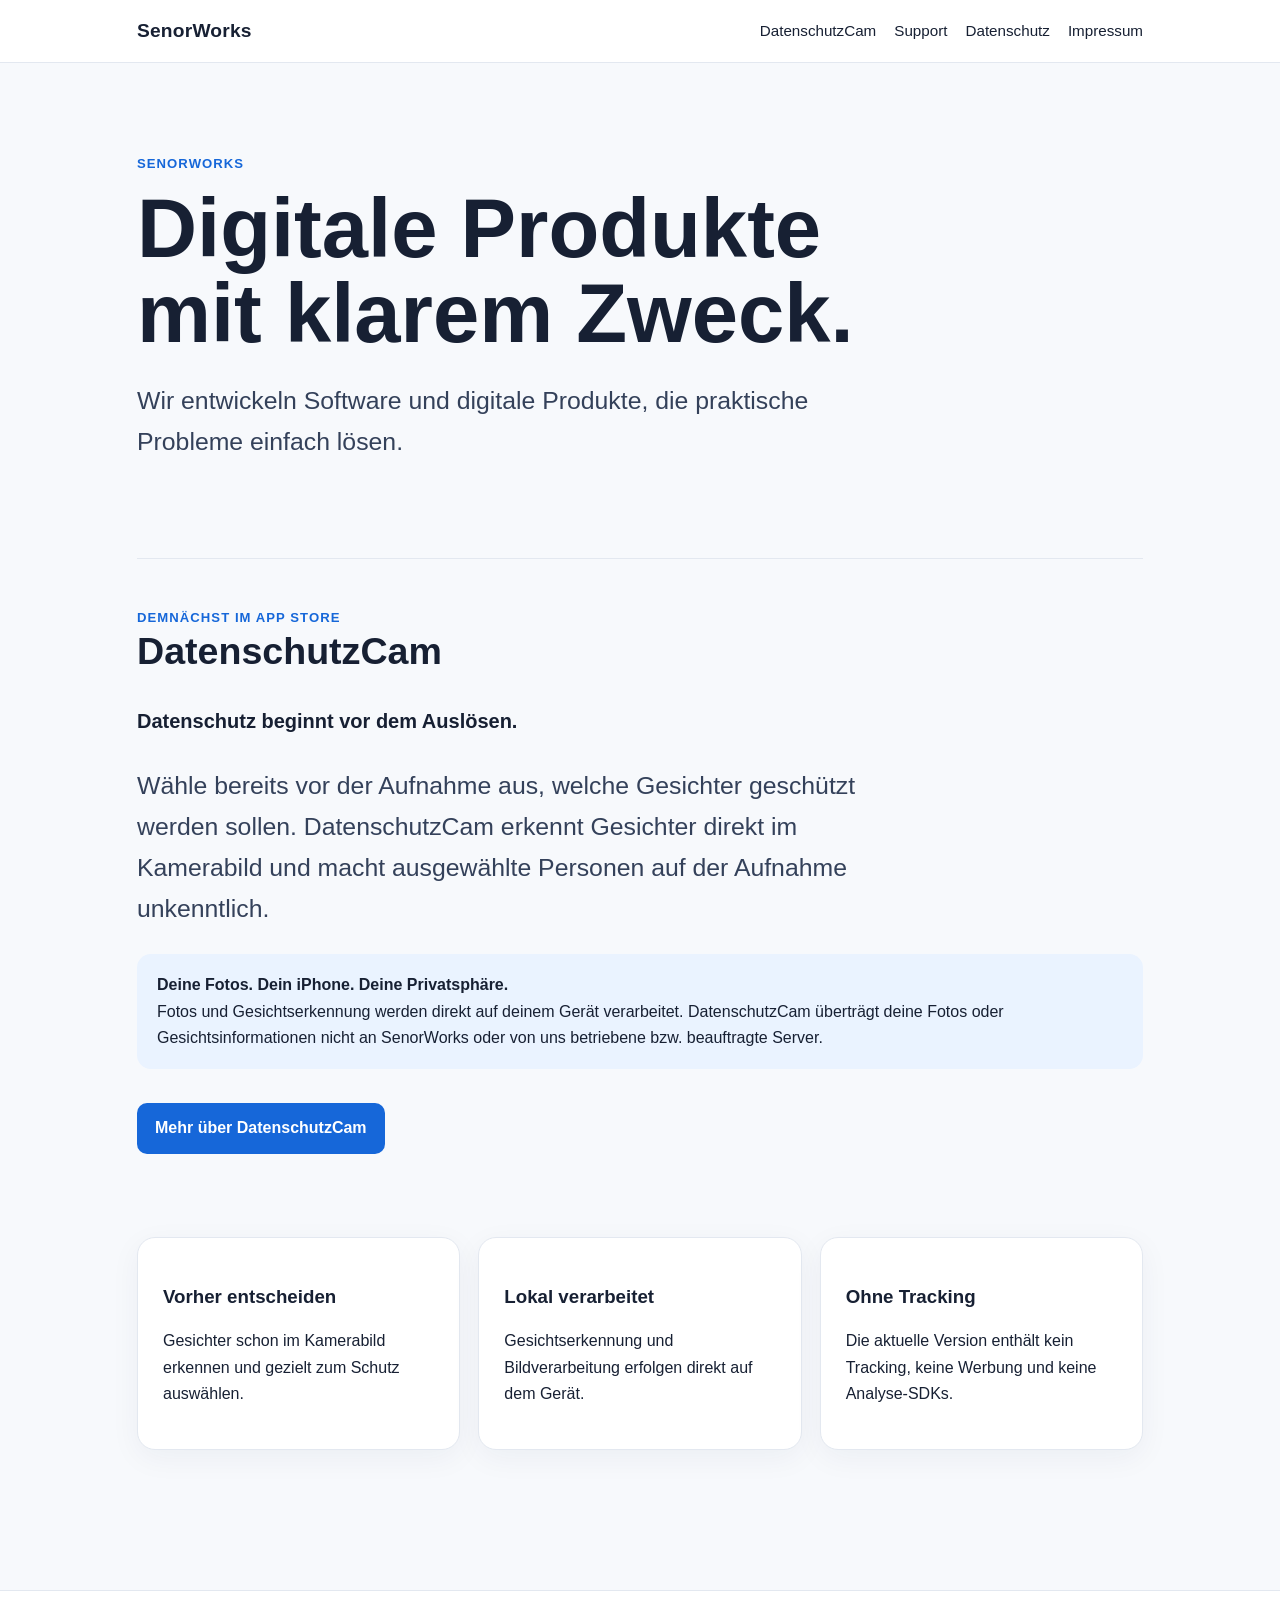
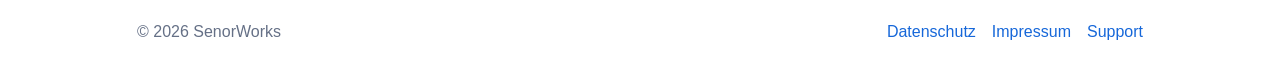
<file: index.html>
<!doctype html>
<html lang="de"><head><meta charset="utf-8"><meta name="viewport" content="width=device-width,initial-scale=1">
<title>SenorWorks</title><meta name="description" content="SenorWorks – digitale Produkte mit klarem Zweck.">
<link rel="stylesheet" href="/assets/style.css"></head><body><header><div class="nav"><a class="brand" href="/">SenorWorks</a><nav>
<a href="/datenschutzcam/">DatenschutzCam</a><a href="/support/">Support</a>
<a href="/datenschutz/">Datenschutz</a><a href="/impressum/">Impressum</a>
</nav></div></header><main>
<section class="hero">
<div class="eyebrow">SenorWorks</div>
<h1>Digitale Produkte mit klarem Zweck.</h1>
<p class="lead">Wir entwickeln Software und digitale Produkte, die praktische Probleme einfach lösen.</p>
</section>
<section class="section">
<div class="eyebrow">Demnächst im App Store</div>
<h2>DatenschutzCam</h2>
<p class="claim">Datenschutz beginnt vor dem Auslösen.</p>
<p class="lead">Wähle bereits vor der Aufnahme aus, welche Gesichter geschützt werden sollen. DatenschutzCam erkennt Gesichter direkt im Kamerabild und macht ausgewählte Personen auf der Aufnahme unkenntlich.</p>
<div class="notice"><strong>Deine Fotos. Dein iPhone. Deine Privatsphäre.</strong><br>
Fotos und Gesichtserkennung werden direkt auf deinem Gerät verarbeitet. DatenschutzCam überträgt deine Fotos oder Gesichtsinformationen nicht an SenorWorks oder von uns betriebene bzw. beauftragte Server.</div>
<a class="btn" href="/datenschutzcam/">Mehr über DatenschutzCam</a>
</section>
<div class="grid">
<div class="card"><h3>Vorher entscheiden</h3><p>Gesichter schon im Kamerabild erkennen und gezielt zum Schutz auswählen.</p></div>
<div class="card"><h3>Lokal verarbeitet</h3><p>Gesichtserkennung und Bildverarbeitung erfolgen direkt auf dem Gerät.</p></div>
<div class="card"><h3>Ohne Tracking</h3><p>Die aktuelle Version enthält kein Tracking, keine Werbung und keine Analyse-SDKs.</p></div>
</div>
</main><footer><div class="footer"><span>© 2026 SenorWorks</span><div class="footer-links">
<a href="/datenschutz/">Datenschutz</a><a href="/impressum/">Impressum</a><a href="/support/">Support</a>
</div></div></footer></body></html>
</file>
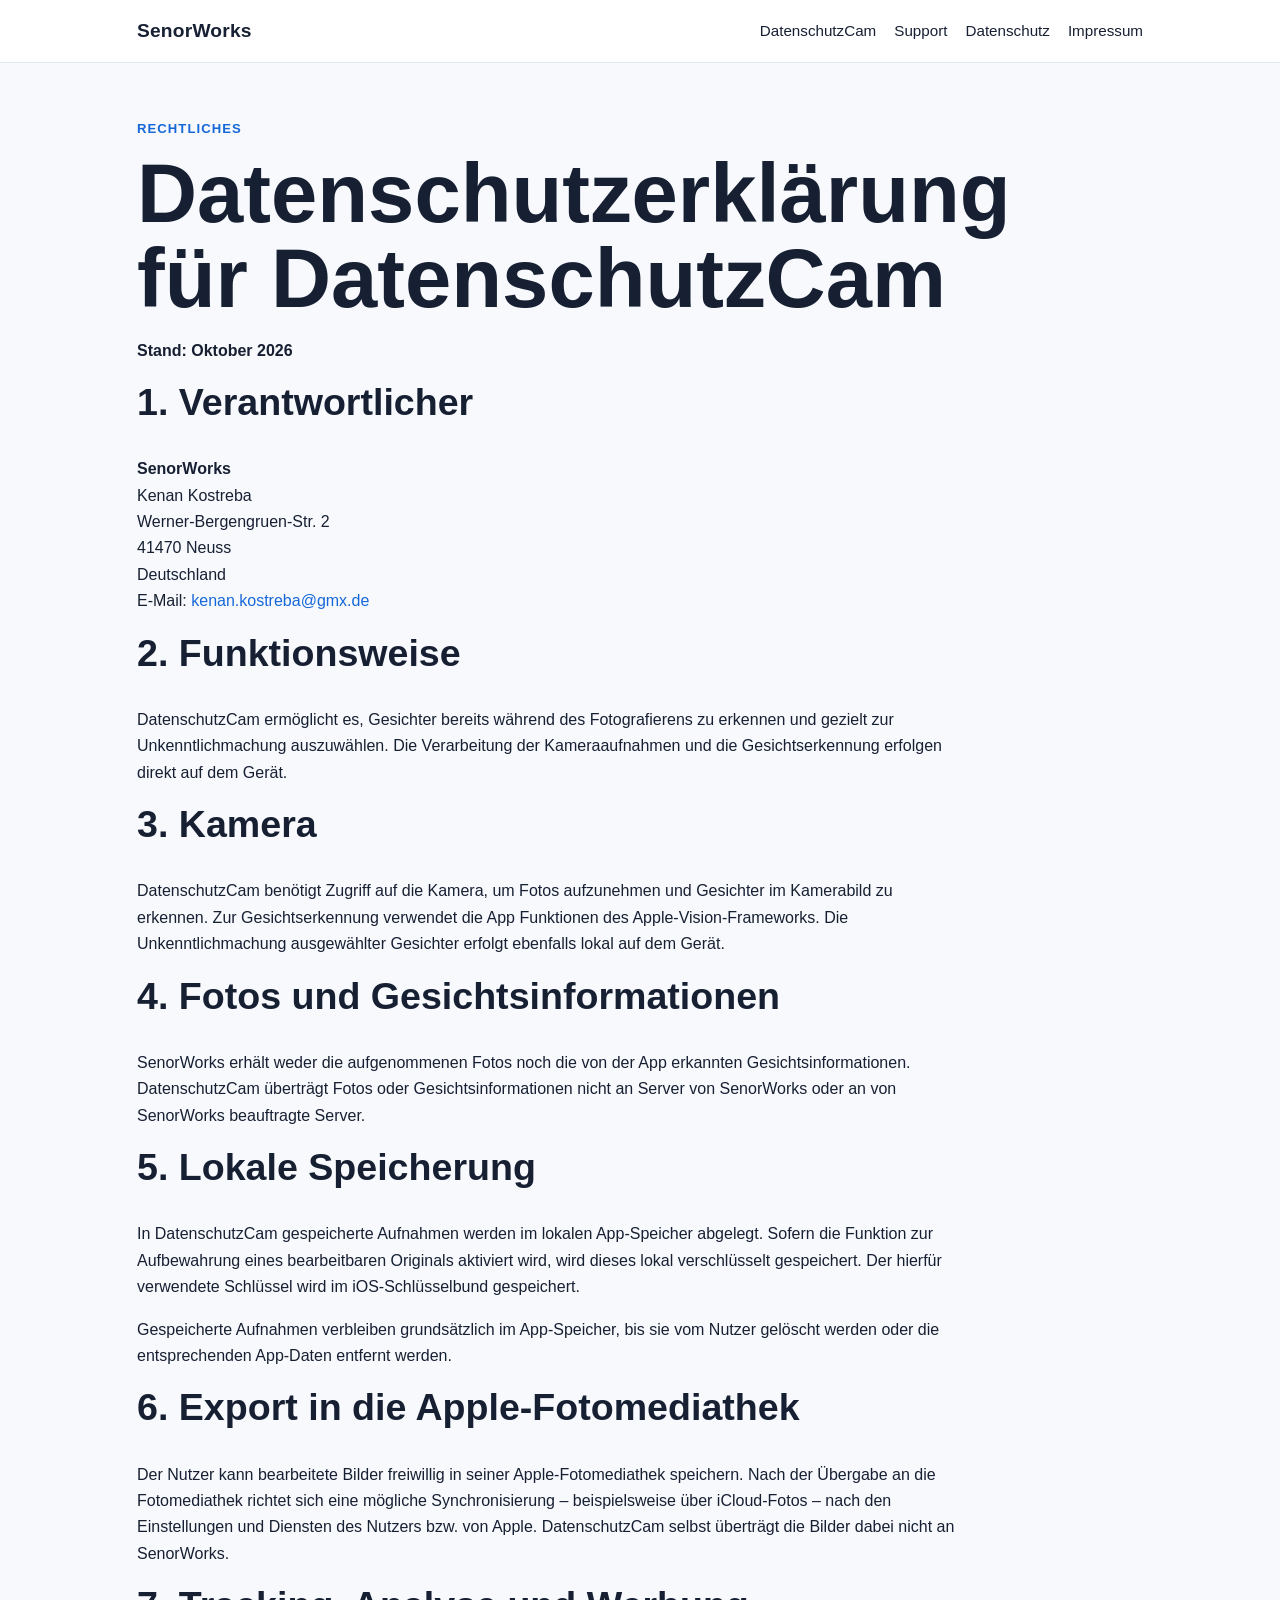
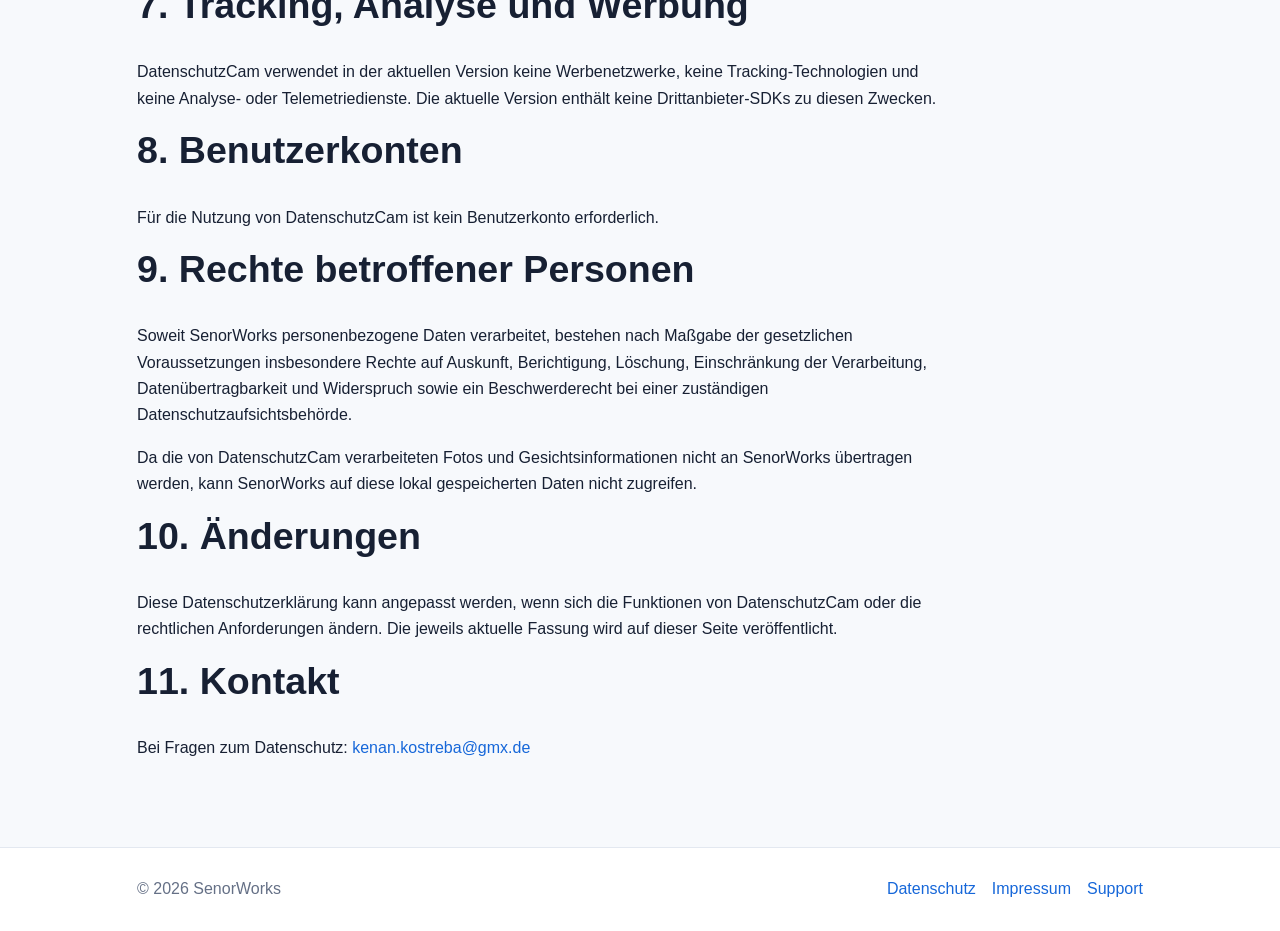
<file: datenschutz/index.html>
<!doctype html>
<html lang="de">
<head>
  <meta charset="utf-8">
  <meta name="viewport" content="width=device-width, initial-scale=1">
  <title>Datenschutzerklärung – DatenschutzCam | SenorWorks</title>
  <meta name="description" content="Datenschutzerklärung für die App DatenschutzCam von SenorWorks.">
  <link rel="stylesheet" href="/assets/style.css">
</head>
<body>

<header>
  <div class="nav">
    <a class="brand" href="/">SenorWorks</a>
    <nav>
      <a href="/datenschutzcam/">DatenschutzCam</a>
      <a href="/support/">Support</a>
      <a href="/datenschutz/">Datenschutz</a>
      <a href="/impressum/">Impressum</a>
    </nav>
  </div>
</header>

<main>
  <div class="content">
    <div class="eyebrow">Rechtliches</div>
    <h1>Datenschutzerklärung für DatenschutzCam</h1>
    <p><strong>Stand: Oktober 2026</strong></p>

    <h2>1. Verantwortlicher</h2>
    <p>
      <strong>SenorWorks</strong><br>
      Kenan Kostreba<br>
      Werner-Bergengruen-Str. 2<br>
      41470 Neuss<br>
      Deutschland<br>
      E-Mail: <a href="mailto:kenan.kostreba@gmx.de">kenan.kostreba@gmx.de</a>
    </p>

    <h2>2. Funktionsweise</h2>
    <p>DatenschutzCam ermöglicht es, Gesichter bereits während des Fotografierens zu erkennen und gezielt zur Unkenntlichmachung auszuwählen. Die Verarbeitung der Kameraaufnahmen und die Gesichtserkennung erfolgen direkt auf dem Gerät.</p>

    <h2>3. Kamera</h2>
    <p>DatenschutzCam benötigt Zugriff auf die Kamera, um Fotos aufzunehmen und Gesichter im Kamerabild zu erkennen. Zur Gesichtserkennung verwendet die App Funktionen des Apple-Vision-Frameworks. Die Unkenntlichmachung ausgewählter Gesichter erfolgt ebenfalls lokal auf dem Gerät.</p>

    <h2>4. Fotos und Gesichtsinformationen</h2>
    <p>SenorWorks erhält weder die aufgenommenen Fotos noch die von der App erkannten Gesichtsinformationen. DatenschutzCam überträgt Fotos oder Gesichtsinformationen nicht an Server von SenorWorks oder an von SenorWorks beauftragte Server.</p>

    <h2>5. Lokale Speicherung</h2>
    <p>In DatenschutzCam gespeicherte Aufnahmen werden im lokalen App-Speicher abgelegt. Sofern die Funktion zur Aufbewahrung eines bearbeitbaren Originals aktiviert wird, wird dieses lokal verschlüsselt gespeichert. Der hierfür verwendete Schlüssel wird im iOS-Schlüsselbund gespeichert.</p>
    <p>Gespeicherte Aufnahmen verbleiben grundsätzlich im App-Speicher, bis sie vom Nutzer gelöscht werden oder die entsprechenden App-Daten entfernt werden.</p>

    <h2>6. Export in die Apple-Fotomediathek</h2>
    <p>Der Nutzer kann bearbeitete Bilder freiwillig in seiner Apple-Fotomediathek speichern. Nach der Übergabe an die Fotomediathek richtet sich eine mögliche Synchronisierung – beispielsweise über iCloud-Fotos – nach den Einstellungen und Diensten des Nutzers bzw. von Apple. DatenschutzCam selbst überträgt die Bilder dabei nicht an SenorWorks.</p>

    <h2>7. Tracking, Analyse und Werbung</h2>
    <p>DatenschutzCam verwendet in der aktuellen Version keine Werbenetzwerke, keine Tracking-Technologien und keine Analyse- oder Telemetriedienste. Die aktuelle Version enthält keine Drittanbieter-SDKs zu diesen Zwecken.</p>

    <h2>8. Benutzerkonten</h2>
    <p>Für die Nutzung von DatenschutzCam ist kein Benutzerkonto erforderlich.</p>

    <h2>9. Rechte betroffener Personen</h2>
    <p>Soweit SenorWorks personenbezogene Daten verarbeitet, bestehen nach Maßgabe der gesetzlichen Voraussetzungen insbesondere Rechte auf Auskunft, Berichtigung, Löschung, Einschränkung der Verarbeitung, Datenübertragbarkeit und Widerspruch sowie ein Beschwerderecht bei einer zuständigen Datenschutzaufsichtsbehörde.</p>
    <p>Da die von DatenschutzCam verarbeiteten Fotos und Gesichtsinformationen nicht an SenorWorks übertragen werden, kann SenorWorks auf diese lokal gespeicherten Daten nicht zugreifen.</p>

    <h2>10. Änderungen</h2>
    <p>Diese Datenschutzerklärung kann angepasst werden, wenn sich die Funktionen von DatenschutzCam oder die rechtlichen Anforderungen ändern. Die jeweils aktuelle Fassung wird auf dieser Seite veröffentlicht.</p>

    <h2>11. Kontakt</h2>
    <p>Bei Fragen zum Datenschutz:
      <a href="mailto:kenan.kostreba@gmx.de">kenan.kostreba@gmx.de</a>
    </p>
  </div>
</main>

<footer>
  <div class="footer">
    <span>© 2026 SenorWorks</span>
    <div class="footer-links">
      <a href="/datenschutz/">Datenschutz</a>
      <a href="/impressum/">Impressum</a>
      <a href="/support/">Support</a>
    </div>
  </div>
</footer>

</body>
</html>
</file>
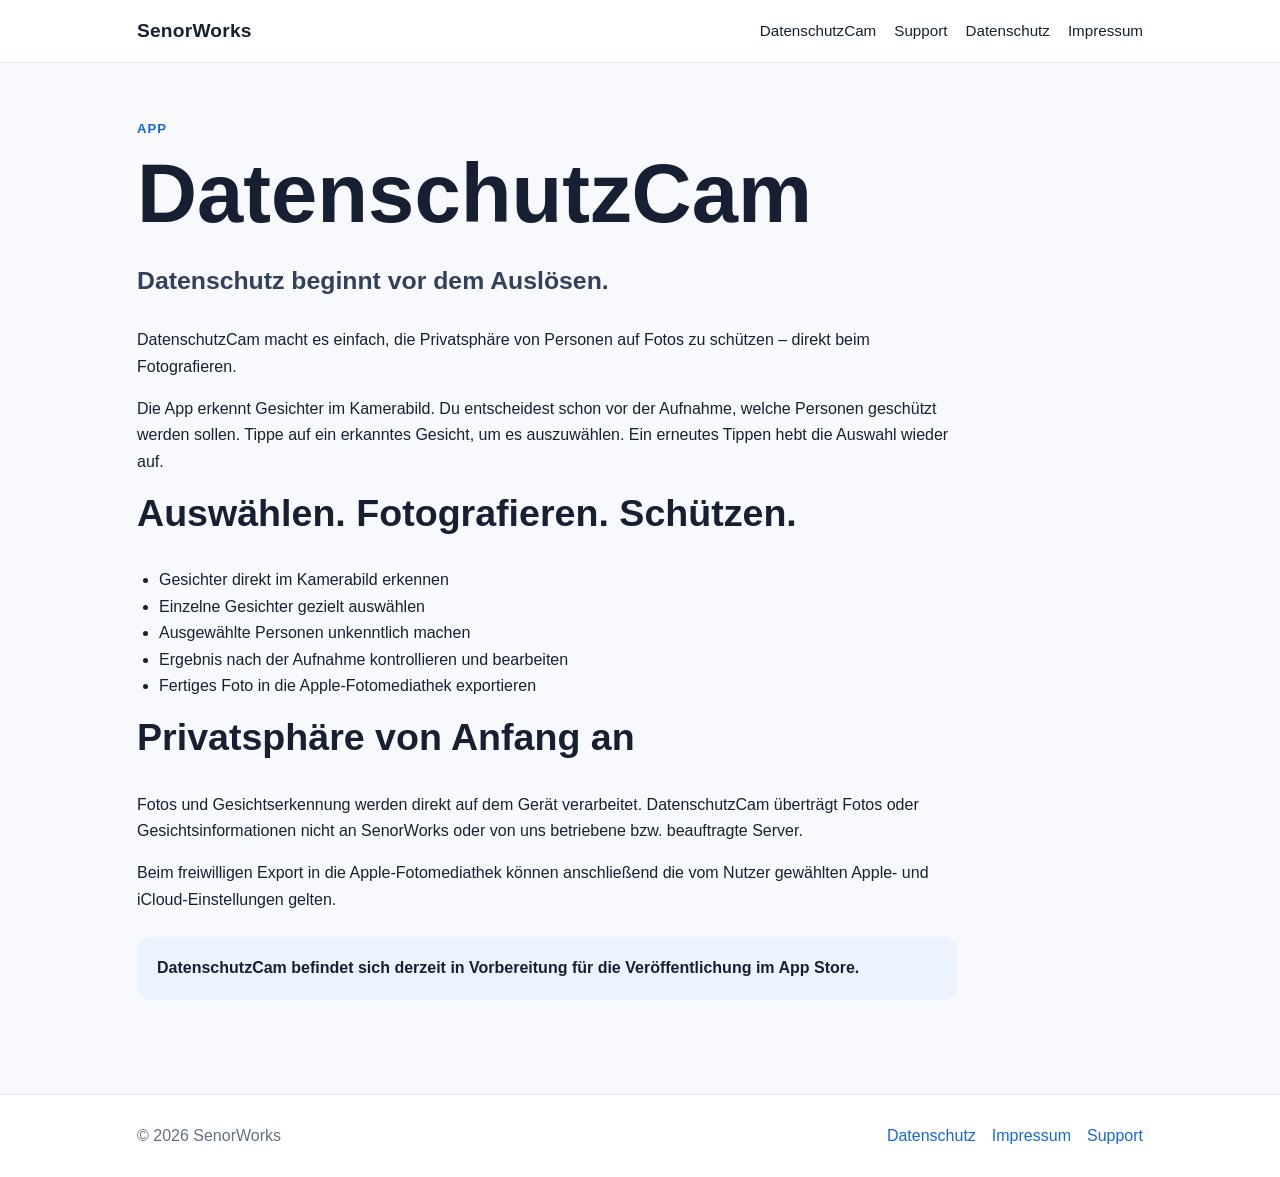
<file: datenschutzcam/index.html>
<!doctype html>
<html lang="de"><head><meta charset="utf-8"><meta name="viewport" content="width=device-width,initial-scale=1">
<title>DatenschutzCam | SenorWorks</title><meta name="description" content="DatenschutzCam – Datenschutz beginnt vor dem Auslösen.">
<link rel="stylesheet" href="/assets/style.css"></head><body><header><div class="nav"><a class="brand" href="/">SenorWorks</a><nav>
<a href="/datenschutzcam/">DatenschutzCam</a><a href="/support/">Support</a>
<a href="/datenschutz/">Datenschutz</a><a href="/impressum/">Impressum</a>
</nav></div></header><main>
<div class="content"><div class="eyebrow">App</div><h1>DatenschutzCam</h1>
<p class="lead"><strong>Datenschutz beginnt vor dem Auslösen.</strong></p>
<p>DatenschutzCam macht es einfach, die Privatsphäre von Personen auf Fotos zu schützen – direkt beim Fotografieren.</p>
<p>Die App erkennt Gesichter im Kamerabild. Du entscheidest schon vor der Aufnahme, welche Personen geschützt werden sollen. Tippe auf ein erkanntes Gesicht, um es auszuwählen. Ein erneutes Tippen hebt die Auswahl wieder auf.</p>
<h2>Auswählen. Fotografieren. Schützen.</h2>
<ul><li>Gesichter direkt im Kamerabild erkennen</li><li>Einzelne Gesichter gezielt auswählen</li>
<li>Ausgewählte Personen unkenntlich machen</li><li>Ergebnis nach der Aufnahme kontrollieren und bearbeiten</li>
<li>Fertiges Foto in die Apple-Fotomediathek exportieren</li></ul>
<h2>Privatsphäre von Anfang an</h2>
<p>Fotos und Gesichtserkennung werden direkt auf dem Gerät verarbeitet. DatenschutzCam überträgt Fotos oder Gesichtsinformationen nicht an SenorWorks oder von uns betriebene bzw. beauftragte Server.</p>
<p>Beim freiwilligen Export in die Apple-Fotomediathek können anschließend die vom Nutzer gewählten Apple- und iCloud-Einstellungen gelten.</p>
<div class="notice"><strong>DatenschutzCam befindet sich derzeit in Vorbereitung für die Veröffentlichung im App Store.</strong></div>
</div>
</main><footer><div class="footer"><span>© 2026 SenorWorks</span><div class="footer-links">
<a href="/datenschutz/">Datenschutz</a><a href="/impressum/">Impressum</a><a href="/support/">Support</a>
</div></div></footer></body></html>
</file>
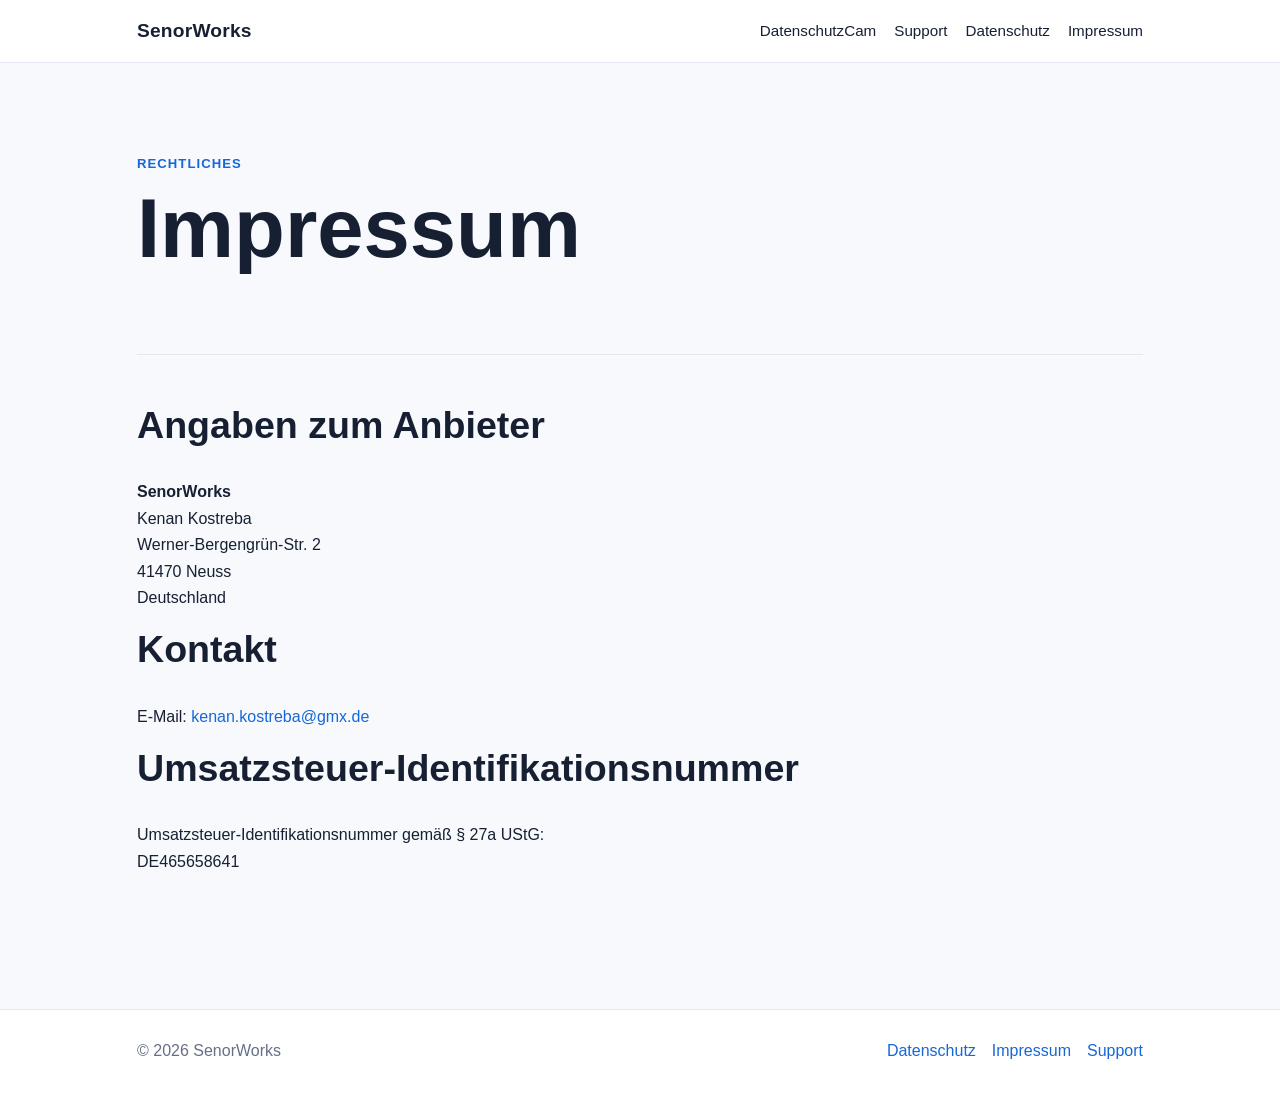
<file: impressum/index.html>
<!doctype html>
<html lang="de">
<head>
  <meta charset="utf-8">
  <meta name="viewport" content="width=device-width, initial-scale=1">
  <title>Impressum – SenorWorks</title>
  <meta name="description" content="Impressum und Anbieterkennzeichnung von SenorWorks.">
  <link rel="stylesheet" href="/assets/style.css">
</head>
<body>

<header>
  <div class="nav">
    <a class="brand" href="/">SenorWorks</a>
    <nav>
      <a href="/datenschutzcam/">DatenschutzCam</a>
      <a href="/support/">Support</a>
      <a href="/datenschutz/">Datenschutz</a>
      <a href="/impressum/">Impressum</a>
    </nav>
  </div>
</header>

<main>
  <section class="hero">
    <div class="eyebrow">Rechtliches</div>
    <h1>Impressum</h1>
  </section>

  <section class="section">
    <h2>Angaben zum Anbieter</h2>
    <p>
      <strong>SenorWorks</strong><br>
      Kenan Kostreba<br>
      Werner-Bergengrün-Str. 2<br>
      41470 Neuss<br>
      Deutschland
    </p>

    <h2>Kontakt</h2>
    <p>
      E-Mail:
      <a href="mailto:kenan.kostreba@gmx.de">kenan.kostreba@gmx.de</a>
    </p>

    <h2>Umsatzsteuer-Identifikationsnummer</h2>
    <p>
      Umsatzsteuer-Identifikationsnummer gemäß § 27a UStG:<br>
      DE465658641
    </p>
  </section>
</main>

<footer>
  <div class="footer">
    <span>© 2026 SenorWorks</span>
    <div class="footer-links">
      <a href="/datenschutz/">Datenschutz</a>
      <a href="/impressum/">Impressum</a>
      <a href="/support/">Support</a>
    </div>
  </div>
</footer>

</body>
</html>
</file>
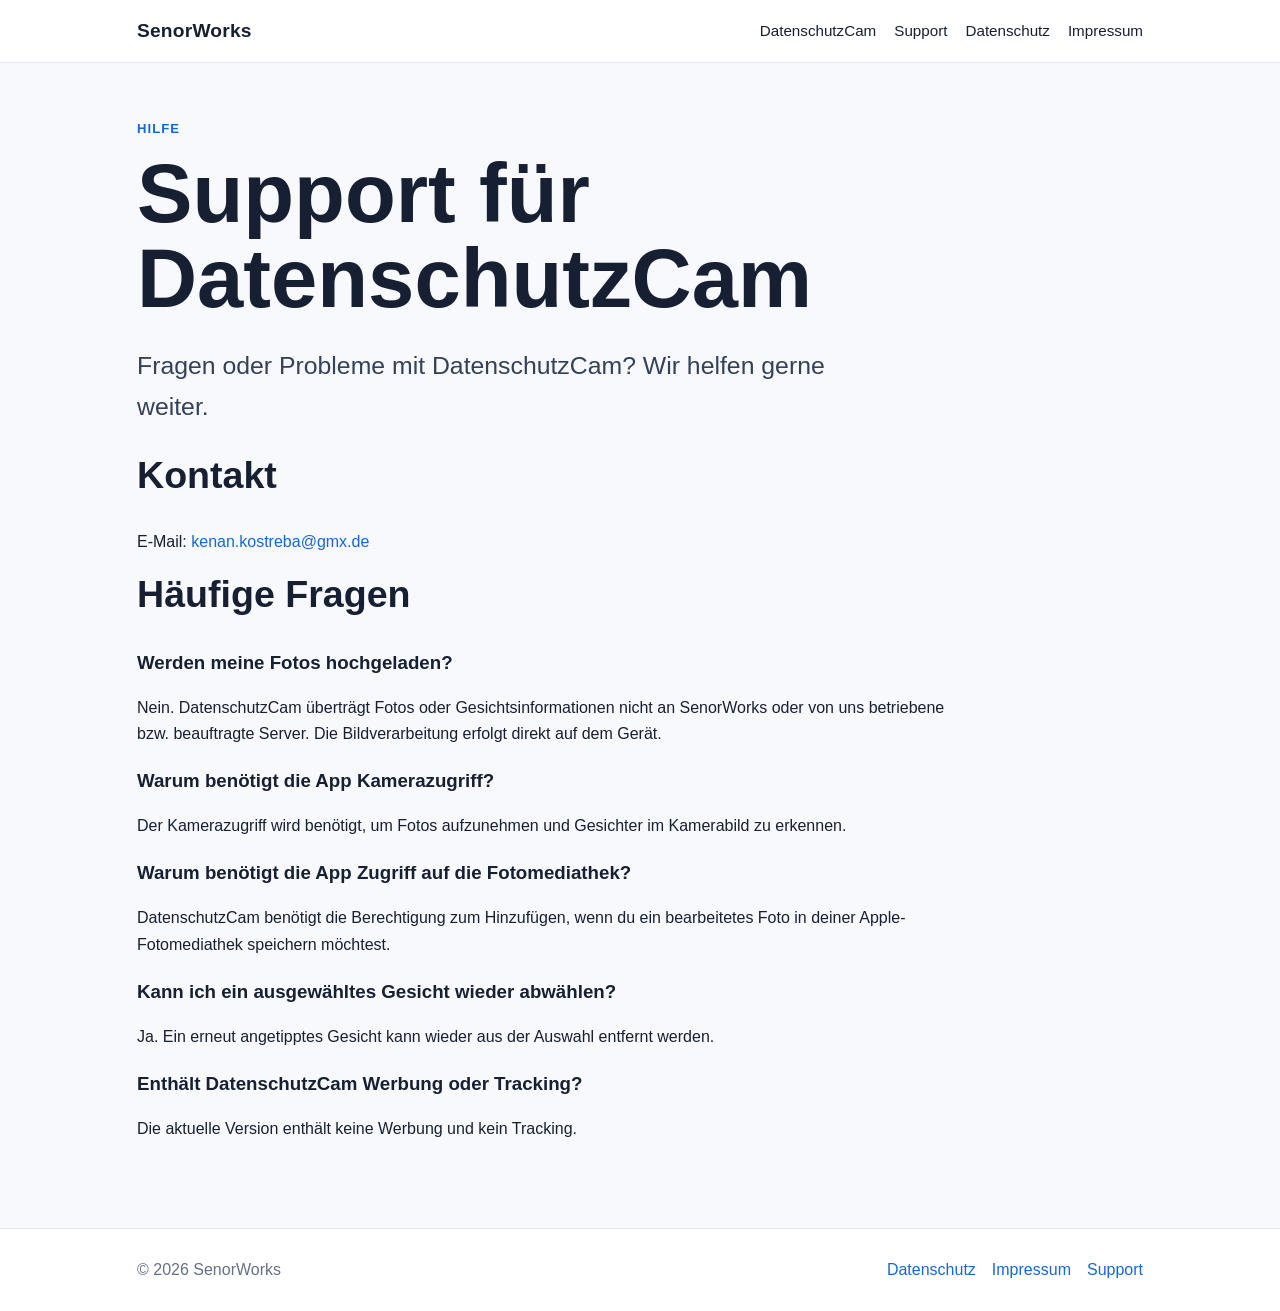
<file: support/index.html>
<!doctype html>
<html lang="de">
<head>
  <meta charset="utf-8">
  <meta name="viewport" content="width=device-width, initial-scale=1">
  <title>Support für DatenschutzCam | SenorWorks</title>
  <meta name="description" content="Hilfe, Kontakt und häufige Fragen zur App DatenschutzCam von SenorWorks.">
  <link rel="stylesheet" href="/assets/style.css">
</head>
<body>

<header>
  <div class="nav">
    <a class="brand" href="/">SenorWorks</a>
    <nav>
      <a href="/datenschutzcam/">DatenschutzCam</a>
      <a href="/support/">Support</a>
      <a href="/datenschutz/">Datenschutz</a>
      <a href="/impressum/">Impressum</a>
    </nav>
  </div>
</header>

<main>
  <div class="content">
    <div class="eyebrow">Hilfe</div>
    <h1>Support für DatenschutzCam</h1>

    <p class="lead">
      Fragen oder Probleme mit DatenschutzCam?
      Wir helfen gerne weiter.
    </p>

    <h2>Kontakt</h2>
    <p>
      E-Mail:
      <a href="mailto:kenan.kostreba@gmx.de">
        kenan.kostreba@gmx.de
      </a>
    </p>

    <h2>Häufige Fragen</h2>

    <h3>Werden meine Fotos hochgeladen?</h3>
    <p>
      Nein. DatenschutzCam überträgt Fotos oder
      Gesichtsinformationen nicht an SenorWorks oder von uns
      betriebene bzw. beauftragte Server.
      Die Bildverarbeitung erfolgt direkt auf dem Gerät.
    </p>

    <h3>Warum benötigt die App Kamerazugriff?</h3>
    <p>
      Der Kamerazugriff wird benötigt, um Fotos aufzunehmen
      und Gesichter im Kamerabild zu erkennen.
    </p>

    <h3>Warum benötigt die App Zugriff auf die Fotomediathek?</h3>
    <p>
      DatenschutzCam benötigt die Berechtigung zum Hinzufügen,
      wenn du ein bearbeitetes Foto in deiner Apple-Fotomediathek
      speichern möchtest.
    </p>

    <h3>Kann ich ein ausgewähltes Gesicht wieder abwählen?</h3>
    <p>
      Ja. Ein erneut angetipptes Gesicht kann wieder aus der
      Auswahl entfernt werden.
    </p>

    <h3>Enthält DatenschutzCam Werbung oder Tracking?</h3>
    <p>
      Die aktuelle Version enthält keine Werbung und kein Tracking.
    </p>
  </div>
</main>

<footer>
  <div class="footer">
    <span>© 2026 SenorWorks</span>
    <div class="footer-links">
      <a href="/datenschutz/">Datenschutz</a>
      <a href="/impressum/">Impressum</a>
      <a href="/support/">Support</a>
    </div>
  </div>
</footer>

</body>
</html>
</file>
<file: assets/style.css>
:root{
  --bg:#f7f9fc; --card:#ffffff; --text:#172033; --muted:#657086;
  --accent:#1667d9; --accent2:#0e4fae; --line:#e3e8f0; --soft:#eaf3ff;
}
*{box-sizing:border-box}
html{scroll-behavior:smooth}
body{margin:0;font-family:-apple-system,BlinkMacSystemFont,"Segoe UI",Roboto,Arial,sans-serif;background:var(--bg);color:var(--text);line-height:1.65}
a{color:var(--accent);text-decoration:none}
a:hover{text-decoration:underline}
header{background:rgba(255,255,255,.94);border-bottom:1px solid var(--line);position:sticky;top:0;z-index:10}
.nav{max-width:1050px;margin:auto;padding:15px 22px;display:flex;align-items:center;justify-content:space-between;gap:20px}
.brand{font-weight:800;font-size:1.2rem;color:var(--text);letter-spacing:.2px}
nav{display:flex;gap:18px;flex-wrap:wrap}
nav a{color:var(--text);font-size:.95rem}
main{max-width:1050px;margin:auto;padding:0 22px 70px}
.hero{padding:90px 0 70px;max-width:820px}
.eyebrow{font-weight:700;color:var(--accent);text-transform:uppercase;letter-spacing:.08em;font-size:.82rem}
h1{font-size:clamp(2.5rem,7vw,5.2rem);line-height:1.02;margin:.15em 0}
h2{font-size:clamp(1.65rem,4vw,2.35rem);line-height:1.2;margin-top:0}
h3{margin-bottom:.3rem}
.lead{font-size:clamp(1.2rem,2.5vw,1.55rem);max-width:760px;color:#34415a}
.claim{font-size:1.25rem;font-weight:750;margin:28px 0}
.btn{display:inline-block;background:var(--accent);color:white;padding:12px 18px;border-radius:10px;font-weight:700;margin-top:10px}
.btn:hover{background:var(--accent2);text-decoration:none}
.grid{display:grid;grid-template-columns:repeat(3,1fr);gap:18px;margin:35px 0 70px}
.card{background:var(--card);border:1px solid var(--line);border-radius:18px;padding:25px;box-shadow:0 8px 30px rgba(20,45,80,.05)}
.section{padding:48px 0;border-top:1px solid var(--line)}
.content{max-width:820px;padding-top:55px}
.notice{background:var(--soft);border-radius:14px;padding:18px 20px;margin:24px 0}
.placeholder{background:#fff3cd;padding:2px 6px;border-radius:4px;font-weight:700}
footer{border-top:1px solid var(--line);background:white}
.footer{max-width:1050px;margin:auto;padding:28px 22px;color:var(--muted);display:flex;justify-content:space-between;gap:20px;flex-wrap:wrap}
.footer-links{display:flex;gap:16px;flex-wrap:wrap}
ul{padding-left:22px}
@media(max-width:760px){.grid{grid-template-columns:1fr}.nav{align-items:flex-start;flex-direction:column}.hero{padding-top:60px}nav{gap:12px}}
</file>
